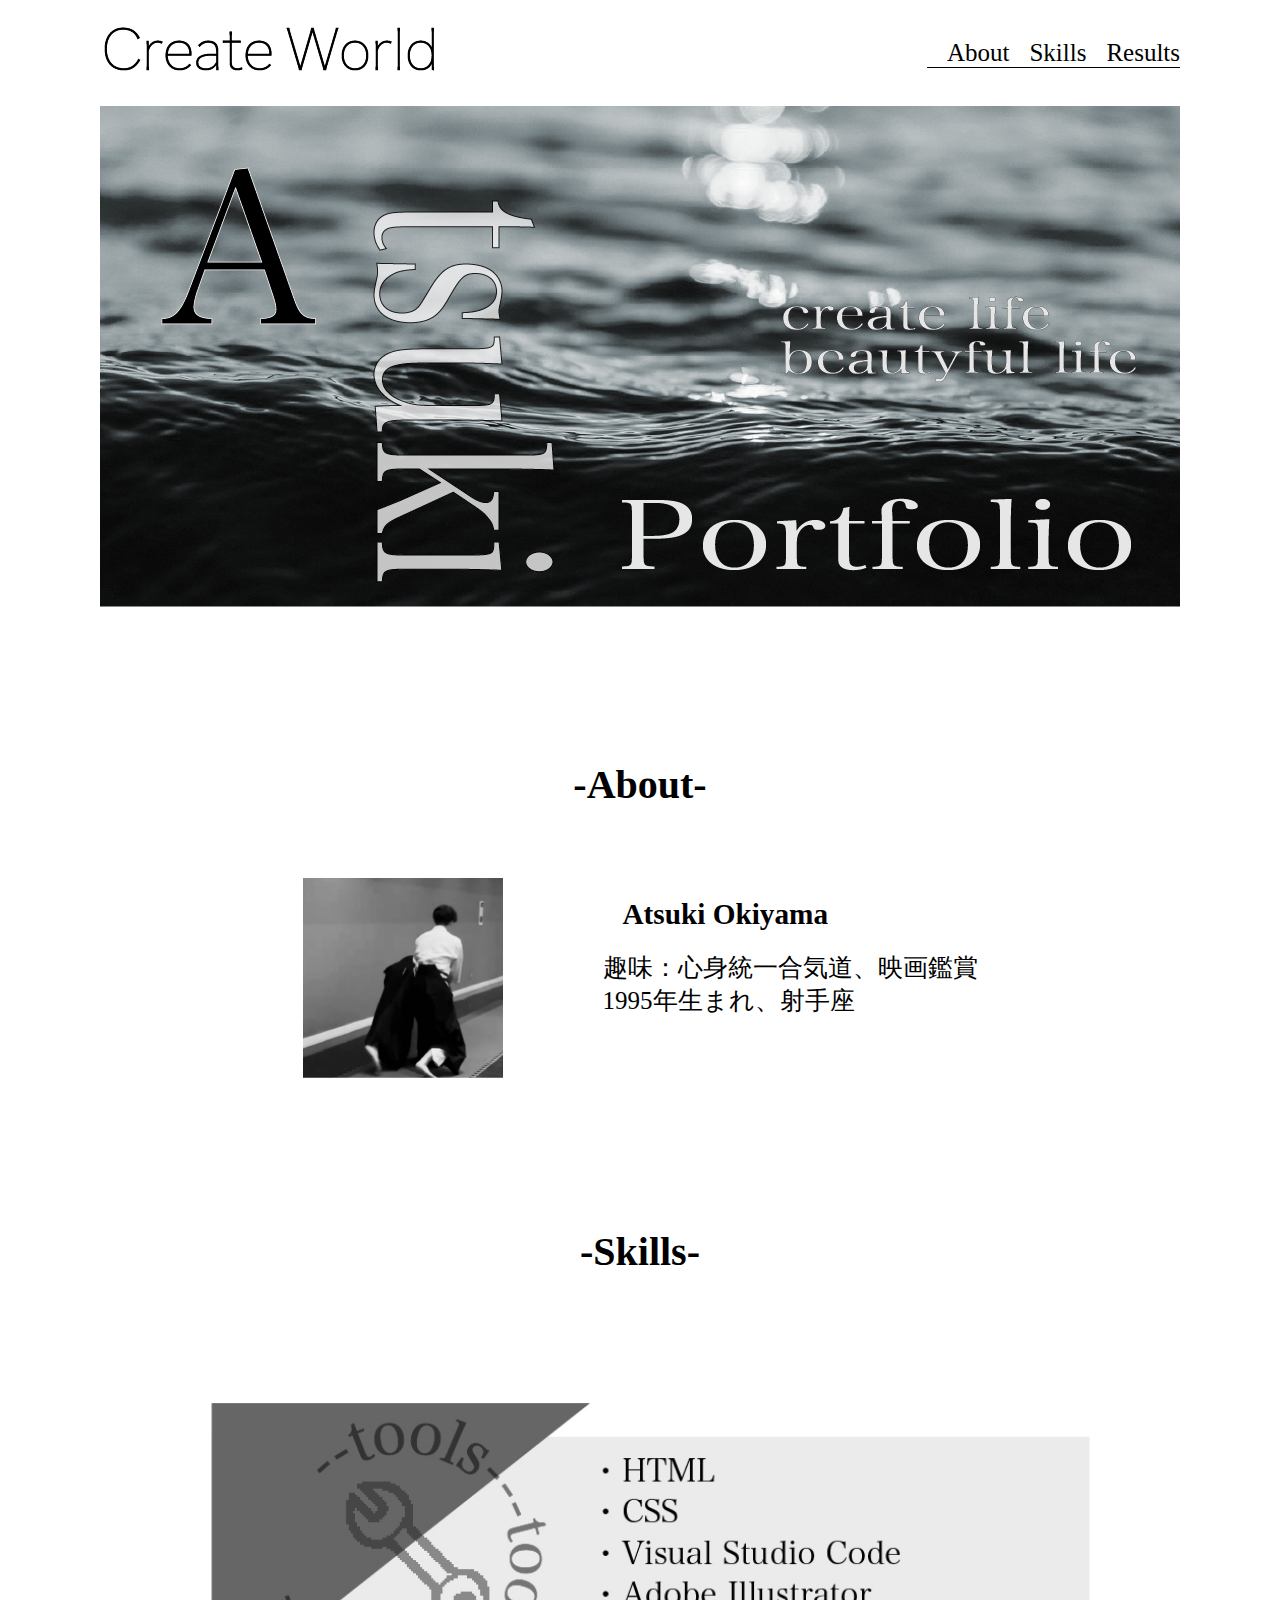
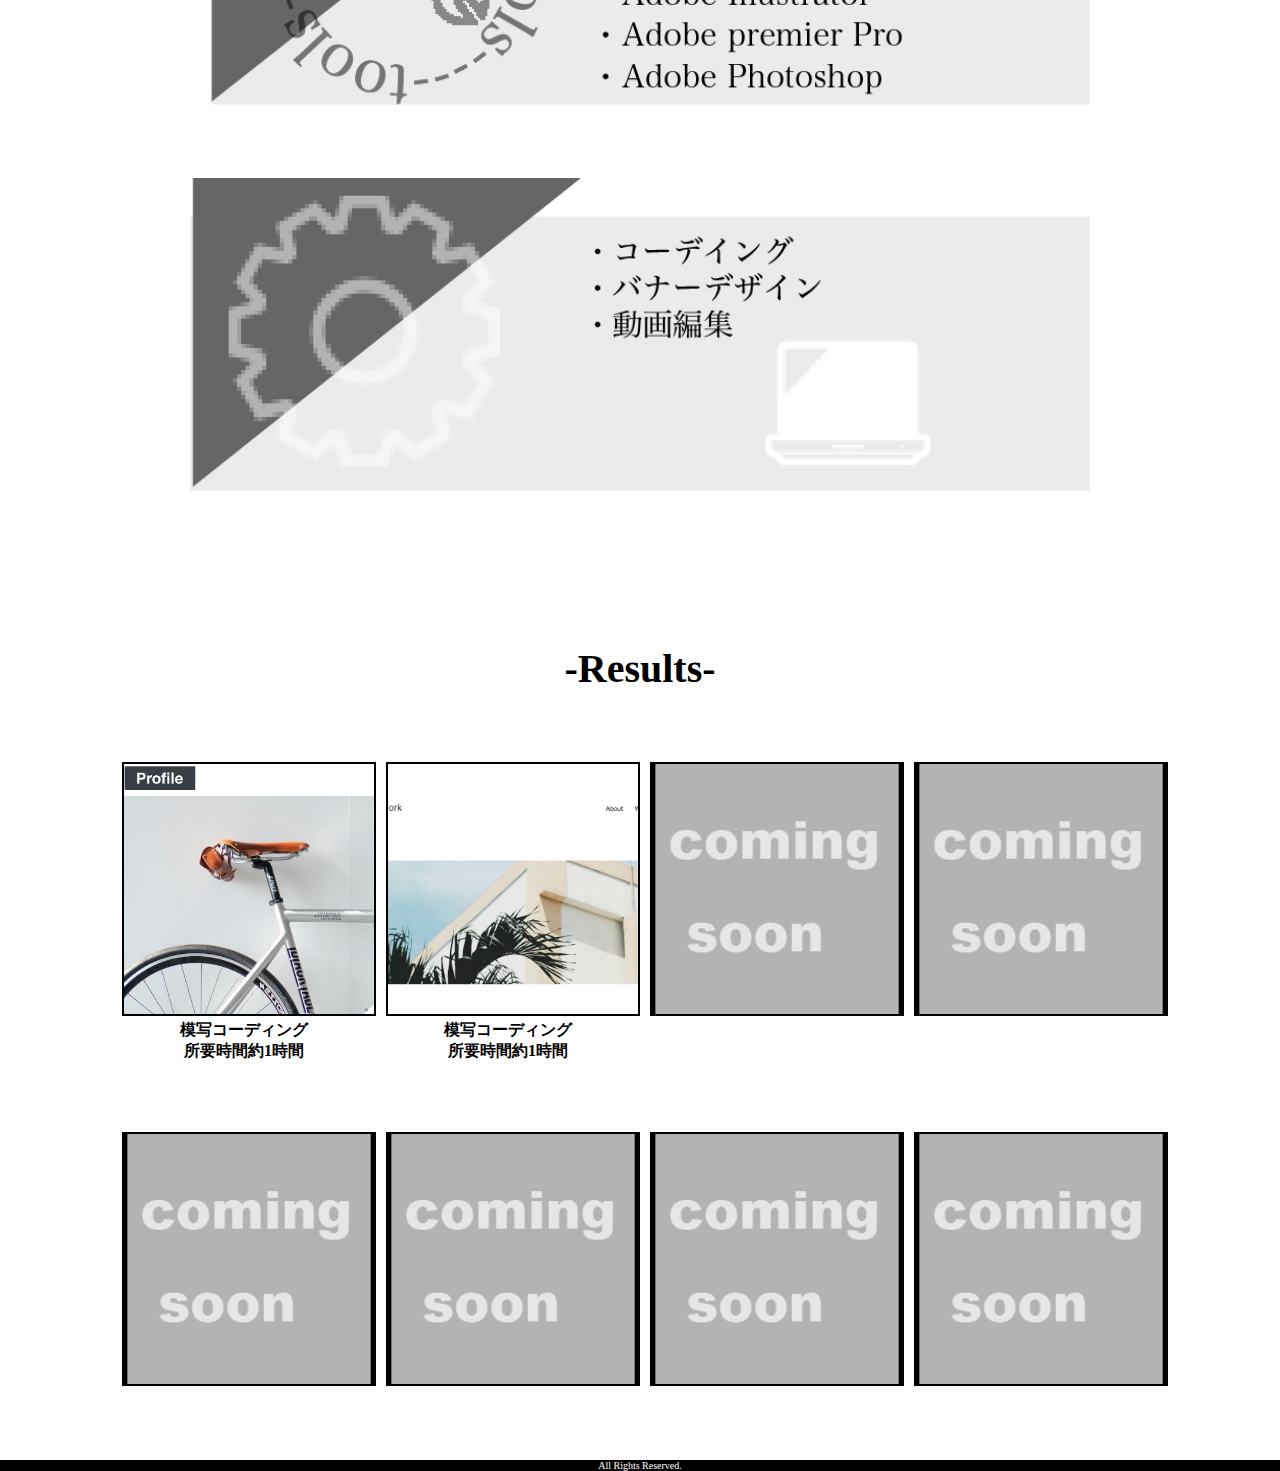
<file: portfolio/index.html>
<!DOCTYPE html>
<html lang="en">
<head>
    <meta charset="UTF-8">
    <meta name="viewport" content="width=device-width, initial-scale=1.0">
    <title>Document</title>
    <link rel="stylesheet" href="./index.css" type="text/css">
</head>
<body>
    <header id="header" class="wrapper">
        <img src="./1x/hd-title.png">
          <ul>
            <li><a href="#-About-">About</a></li>
            <li><a href="#-Skills-">Skills</a></li>
            <li><a href="#-Results-">Results</a></li>
          </ul>
    </header>

    <main id="main-wrapper" class="wrapper">
        <img src="./1x/main-visual.jpg"> 
    </main>



    <section class="wrapper" id="sec-wrapper">
        <h1 id="-About-">-About-</a></h1>

        <div class="text-wrapper">
            <img src="./1x/myself.jpg">

            <div class="p">
              <h3>Atsuki Okiyama</h3>
                    <p>趣味：心身統一合気道、映画鑑賞<br>
                       1995年生まれ、射手座
                    </p>
            </div>

        </div>

    </section>
    
    <section id="secsec-wrapper" class="wrapper">
        <h1 id="-Skills-">-Skills-</h1>
        <img src="./1x/tool.jpg">
        <img src="./1x/skills.jpg">


    </section>


   


    <section class="items-wrapper">

        <h1 id="-Results-">-Results-</h1>

        <div id="items" class="sub-wrapper" class="wrapper">
            <ul>
                <li class="items-items">
            <a href="./portfolio_items/bicycle.html">
            <img src="./portfolio_items/items_items/bicycle_/img-item01.png"> 
            </a>
            <h4>模写コーディング<br>
                <p>所要時間約1時間</p>
            </h4>
            </li>

            

                <li>
                <a href="/portfolio_items/mywork.html">
                    <img src="./my work.png">
                    </a>
                    <h4>模写コーディング<br>
                    <p>所要時間約1時間</p>
                    </h4>
                    </li>

                    <li>
                    <a href="">
                        <img src="./1x/items.jpg">
                        </a>
                        </li>

                        <li>
                            <a href="">
                                <img src="./1x/items.jpg">
                                </a>
                                </li>
            </ul>
                      
            <ul>
            <li>
            <a href="">
            <img src="./1x/items.jpg">
            </a>
            </li>
            
            <li>
            <a href="">
                <img src="./1x/items.jpg">
                </a>
                </li>
                <li>
                <a href="">
                    <img src="./1x/items.jpg">
                    </a>
                    </li>
                    
                    <li>
                    <a href="">
                        <img src="./1x/items.jpg">
                        </a>
                        </li>


                    </ul>
        

        </div>

    </section>




    <footer id="footer-p">
        <p>All Rights Reserved.</p>
    </footer>


    
    
</body>
</html>
</file>
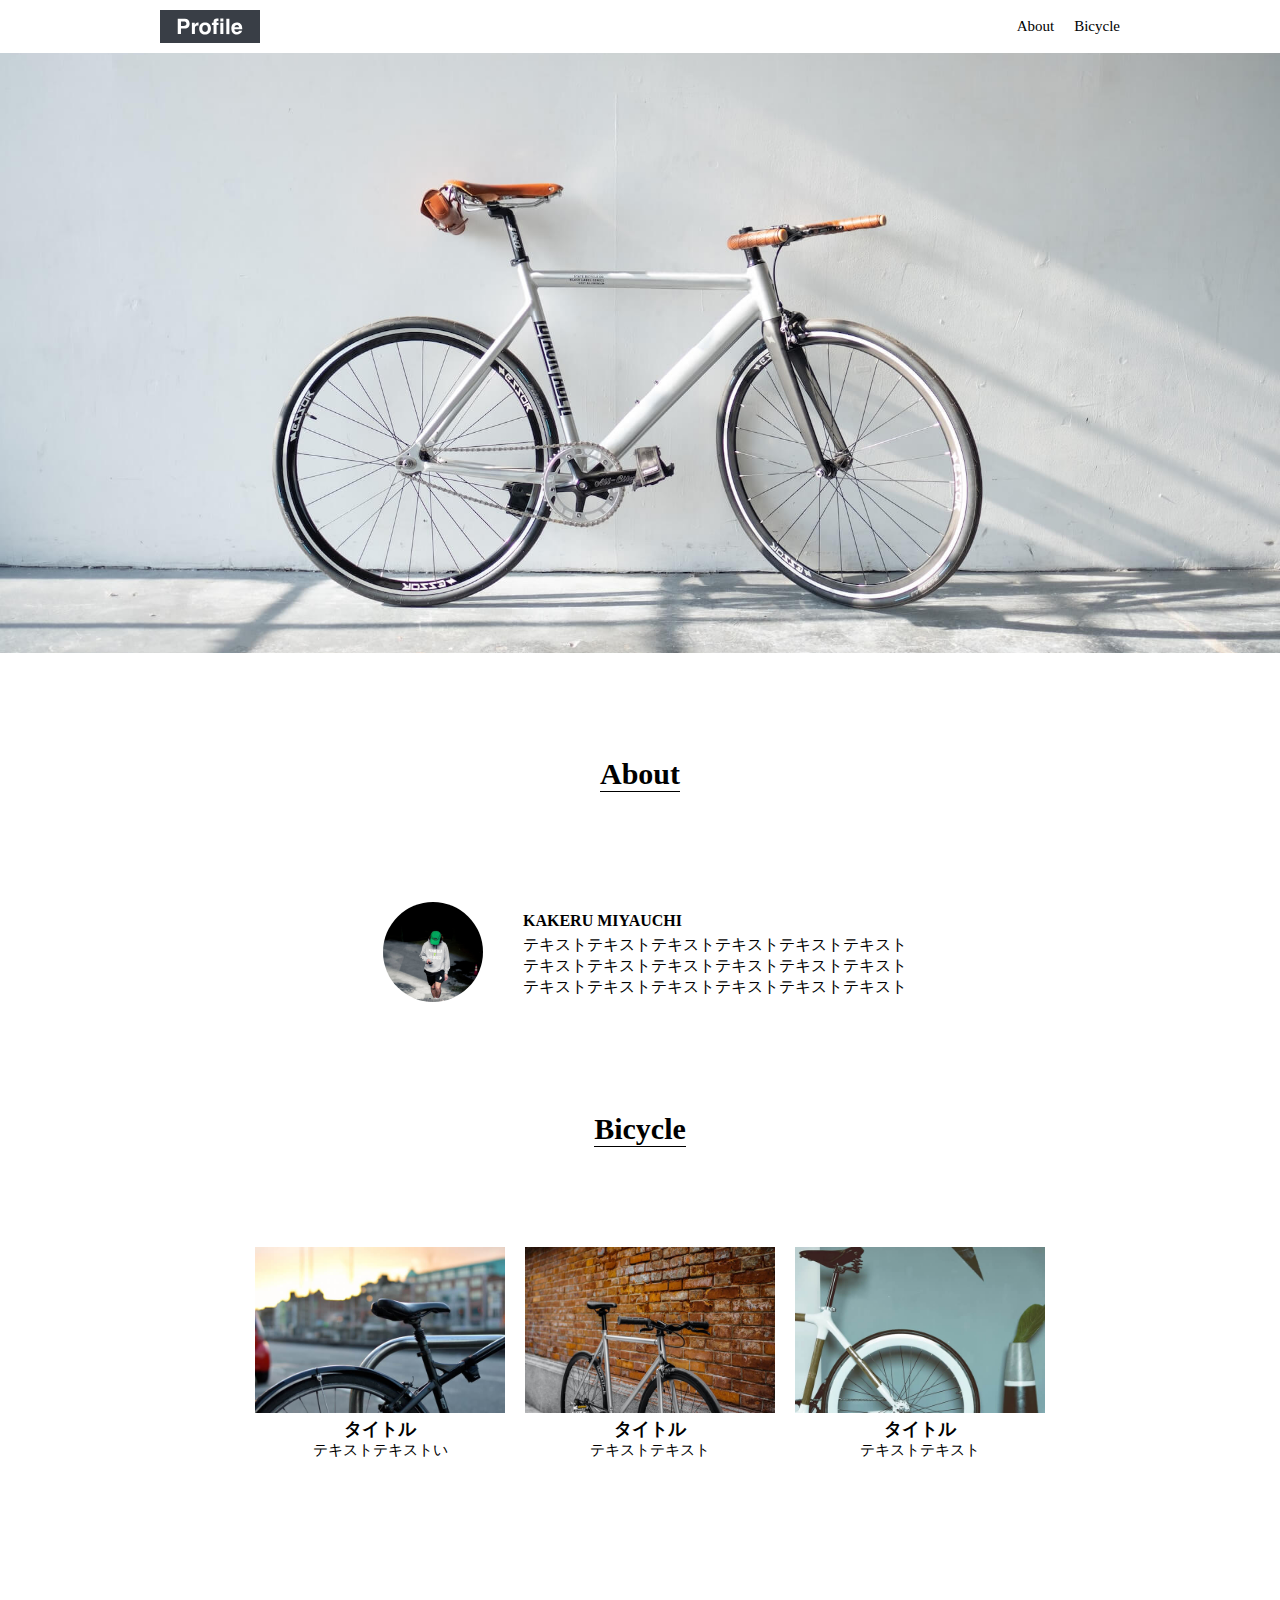
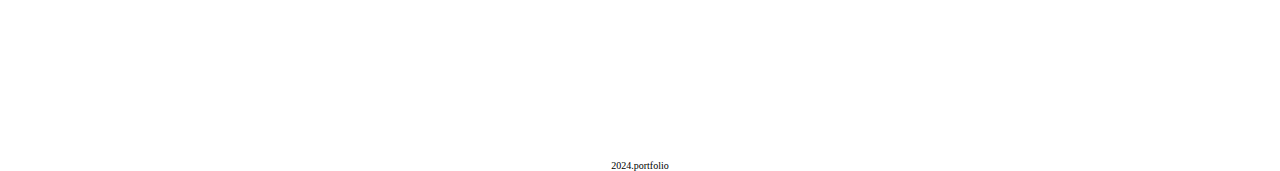
<file: portfolio/portfolio_items/bicycle.html>
<!DOCTYPE html>
<html lang="en">
<head>
    <meta charset="UTF-8">
    <meta name="viewport" content="width=device-width, initial-scale=1.0">
    <title>Copy_site_Copy</title>
    <link rel="stylesheet" href="./bicycle.css" type="text/css">
</head>
<body>

    <header class="wrapper" id="header">
        <img src="./items_items/bicycle_/logo.svg">

        <ul>
        <li><a>About</a></li>
        <li><a>Bicycle</a></li>
        </ul>

    </header>

    <main id="mainvisual">
        <img src="./items_items/bicycle_/mainvisual.jpg">
    </main>

    <section class="wrapper">
        <h1>About</h1>

         <div id="myself-visual">
            <img src="./items_items/bicycle_/about.jpg">

             <div class="p">
                <h4>KAKERU MIYAUCHI</h4>
                 <p>テキストテキストテキストテキストテキストテキスト<br>
                    テキストテキストテキストテキストテキストテキスト<br>
                    テキストテキストテキストテキストテキストテキスト<be></be>
                 </p>

              </div>
         </div>
    </section>

    <section class="wrapper" id="by-section">

        <h1>Bicycle</h1>
        <ul>
            <li>
                <img src="./items_items/bicycle_/bicycle1.jpg">
                <h3>タイトル</h3>
                <p>テキストテキストい</p>
            </li>
            <li>
                <img src="./items_items/bicycle_/bicycle2.jpg">
                <h3>タイトル</h3>
                <p>テキストテキスト</p>
            
            </li>
             <li>
                <img src="./items_items/bicycle_/bicycle3.jpg">
                <h3>タイトル</h3>
                <p>テキストテキスト</p>
            
            </li>
                    </ul>




    </section>

    <footer>
        2024.portfolio
    </footer>





    
</body>
</html>
</file>
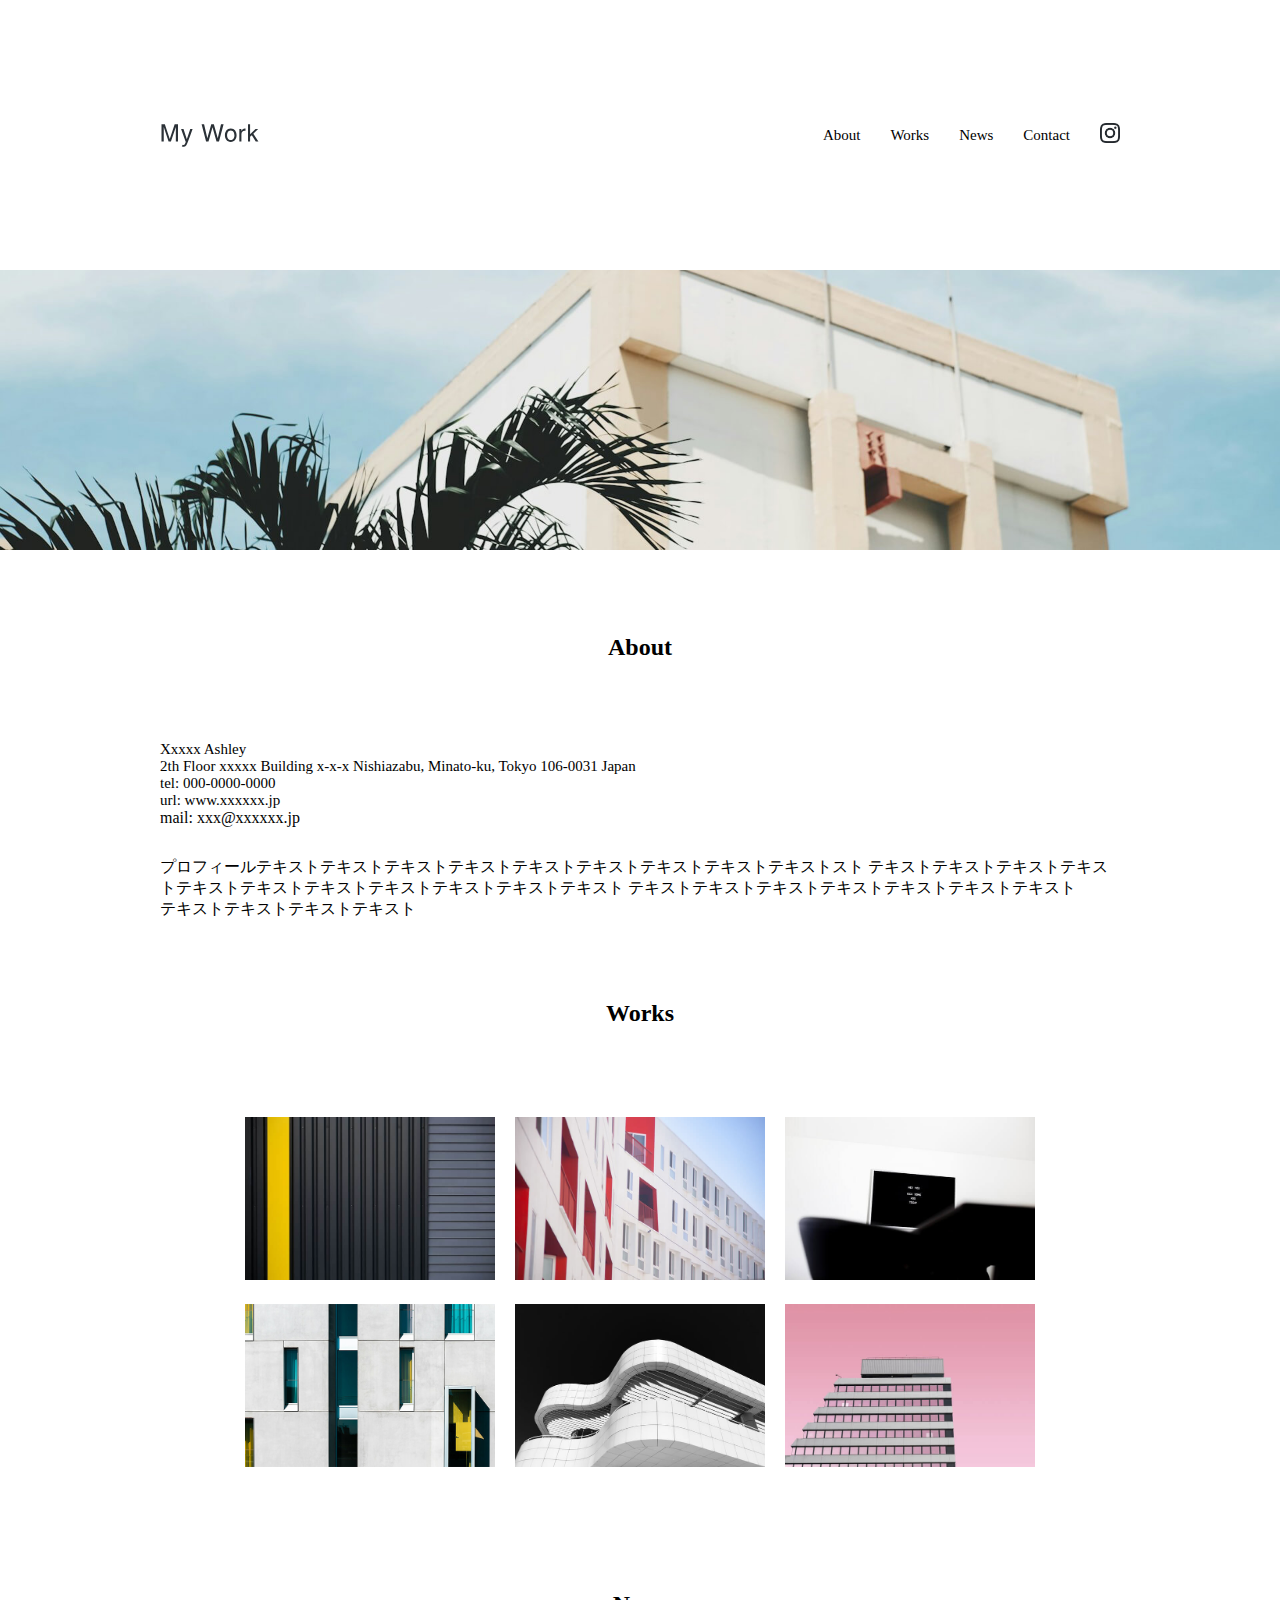
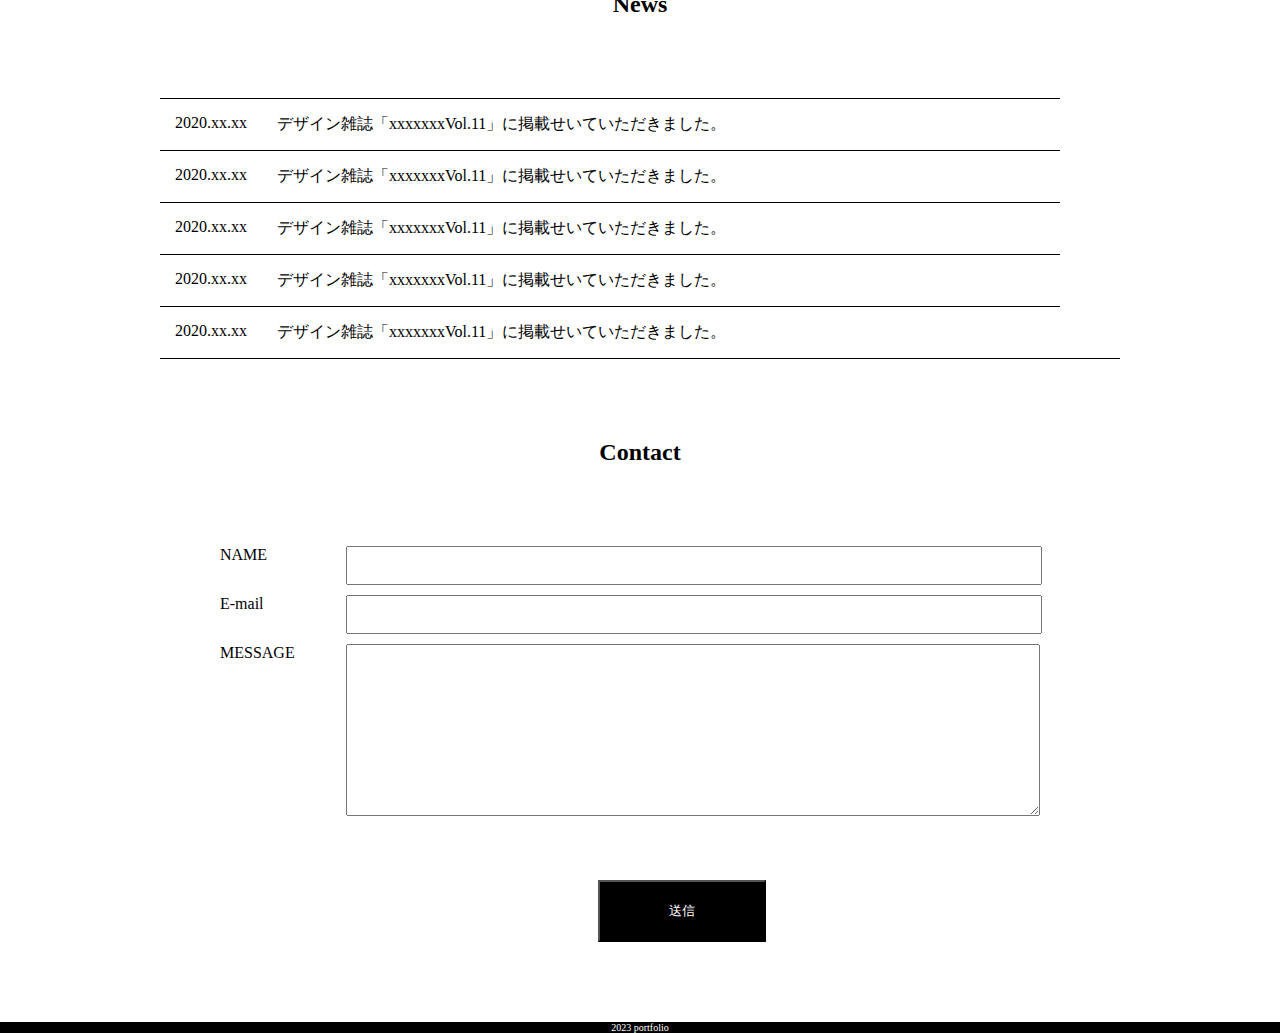
<file: portfolio/portfolio_items/mywork.html>
<!DOCTYPE html>
<html lang="en">
<head>
    <meta charset="UTF-8">
    <meta name="viewport" content="width=device-width, initial-scale=1.0">
    <title>Document</title>
    <link rel="stylesheet" href="./mywork.css" type="text/css">
</head>
<body>

    <header id="header" class="wrapper">
        <a href="index.html">
        <img src="./items_Mywork/logo.svg" alt="My work">
        </a>
    <nav>    
        <ul>
            <li><a>About</a></li>
            <li><a>Works</a></li>
            <li><a>News</a></li>
            <li><a>Contact</a></li>
            <li><a href="" target="_blank">
                <img class="icon" src="./items_Mywork/icon-instagram.png">
            </a>
            </li>
        </ul>
    </nav>

</header>

<main>
    <img src="./items_Mywork/mainvisual-pc.jpg">

</main>

<section class="wrapper" id="sec-wrapper">
    <h2>About</h2>
    <ul>
    <li>Xxxxx Ashley</li>
    <li>2th Floor xxxxx Building x-x-x Nishiazabu, Minato-ku, Tokyo 106-0031 Japan<li>
<li>tel: 000-0000-0000</li>
<li>url: www.xxxxxx.jp</li>
</li>mail: xxx@xxxxxx.jp</li>
</ul>
<p>
プロフィールテキストテキストテキストテキストテキストテキストテキストテキストテキストスト テキストテキストテキストテキストテキストテキストテキストテキストテキストテキストテキスト テキストテキストテキストテキストテキストテキストテキスト<br>
テキストテキストテキストテキスト
 </p>

</section>

<h2>Works</h2>
<section id="items-wrapper" class="wrapper">
   
    <ul>
        <li> <img src="./items_Mywork/works1.jpg"></li>
        <li> <img src="./items_Mywork/works2.jpg"></li>
        <li> <img src="./items_Mywork/works3.jpg"></li>
        <li> <img src="./items_Mywork/works4.jpg"></li>
        <li> <img src="./items_Mywork/works5.jpg"></li>
        <li> <img src="./items_Mywork/works6.jpg"></li>
    </ul>
</section>

<section class="wrapper" id="news">

    <h2>News</h2>
    <dl>
        <dt>2020.xx.xx</dt>
        <dd>デザイン雑誌「xxxxxxxVol.11」に掲載せいていただきました。</dd>
        <dt>2020.xx.xx</dt>
        <dd>デザイン雑誌「xxxxxxxVol.11」に掲載せいていただきました。</dd>
        <dt>2020.xx.xx</dt>
        <dd>デザイン雑誌「xxxxxxxVol.11」に掲載せいていただきました。</dd>
        <dt>2020.xx.xx</dt>
        <dd>デザイン雑誌「xxxxxxxVol.11」に掲載せいていただきました。</dd>
        <dt>2020.xx.xx</dt>
        <dd>デザイン雑誌「xxxxxxxVol.11」に掲載せいていただきました。</dd>
    </dl>

</section>

<section class="wrapper" id="contact">
    <h2>Contact</h2>
    <from action="#" method="post">
        <dl>
            <dt><label for="name">NAME</label></dt>
            <dd>
                <input type="text" id="name" name="your-name">
            </dd>

            <dt><label for="email">E-mail</label></dt>
            <dd>
                <input type="email" id="email" name="your-email">
            </dd>

            <dt><label for="message">MESSAGE</label></dt>
            <dd>
                <textarea type="message" name="your-name"></textarea>
            </dd>


        </dl>
    </from>

    <div class="button">
        <input type="submit" value="送信">
    </div>

</section>

<footer>2023 portfolio</footer>






   


    
</body>
</html>
</file>
<file: portfolio/index.css>
*{
    margin: 0;
    padding: 0;
}

a{
    text-decoration: none;
    color: black;
}

li{
    text-decoration: noen;
    list-style: none;

}

#header{
    display: flex;
    justify-content: space-between;
    margin: 20px auto;
}

#header ul{
    display: flex;
    justify-content: space-between;
    align-items: center;
}

#header li{
    padding-left: 20px;
    text-decoration: none;
    list-style: none;
    font-size: 25px;
    border-bottom: solid 0.1px ;
}

.wrapper{
    max-width: 1080px;
    margin: 0 auto;
    

}

#sec-wrapper img{
    width: 200px;
    height: 200px;
    object-fit: cover;
    
}

#main-wrapper img{
    margin: 0 auto;
}

h1{
    text-align: center;
    margin-top: 150px;
    margin-bottom: 70px;
    font-size: 40px;

}



.text-wrapper{
    display: flex;
    justify-content: center;
}

.p{
    padding-left: 100px;
    font-size: 25px;
}

h3{
    padding: 20px;
}

#secsec-wrapper{
    width: 100%;
    margin: 0 auto;
    max-width: 900px;

}

#secsec-wrapper img{
    width: 100%;
    margin: 0 auto;
    

}

.items{
    display: flex;
    justify-content: center;
    margin-bottom: 200px;
}

#items img{
    padding-left: 10px;
    padding-top: 20px;
    }

#items ul{
    display: flex;
    justify-content: center;
    margin-bottom: 70px;
}

#items h4{
    text-align: center;

}

#items p{
    text-align: center;
}



#items img{
    border: solid 2px black;
    padding: 0;
    margin-left: 10px;
    width: 250px;
    height: 250px;
    object-fit: cover;

}






#footer-p{
    background-color: black;
}

#footer-p p{
    color: white;
    text-align: center;
    font-size: 10px;
}






@media screen and (max-width: 600px) {
    body{
        margin: 0 auto;
        padding: 0;
        max-width: 1200px;

        #header img{
            margin-left: 30px;

        }


        #sec-wrapper{
            width: 1000px;
            margin: 0 auto;
            

            
        }

        .wrqpper{
            width: 100%;
            margin: 0 auto;
            padding-left: 40px;
        }

        #secsec-wrapper{
            width: 1000px;
            margin: 0 auto;
            padding-left: 40px;
        }

        #secsec-wrapper img{
            width: 100%;
            margin: 0 auto;
            

            

        }

        #items {
            width: 100%;
            margin: 0 auto;
        }
       


        #sec-wrapper.text-wrapper{
            margin: 0 400px;
            max-width: 400px;
            display: flex;
            justify-content: center;

           


        }

        #sec-wrapper img{
            width: 250px;
            height: 250px;
            object-fit: cover;


        }

        


        #items{
           margin-left: 40px;
           width: 100%;
        


            
        }

        #items ul{
            display: flex;
            justify-content: center;
        }

        .items-wrapper{
            width: 1000px;
            margin: 0 auto;


        }

        #item-wrapper li{
            padding: 0;
        }



        #footer-p{
            width: 1200px;
            margin: 0 auto;


        }


    }


}
</file>
<file: portfolio/portfolio_items/bicycle.css>
*{
    padding: 0;
    margin: 0;
}

.wrapper{
    max-width: 960px;
    margin: 0 auto;
    text-align: center;


}

#header img{
    width: 100px;

}

#header{
    margin-top: 10px;
    display: flex;
    justify-content: space-between;
    align-items: center;
    margin: 10px auto;
}

#header ul{
    display: flex;
    justify-content: space-between;
}


li{
    padding-left: 20px;
    text-decoration: none;
    list-style: none;
    font-size: 15px;
    
}

#mainvisual img{
    width: 100%;
    height: 600px;
    object-fit: cover;


}

#myself-visual img{
    border-radius: 100%;
    width: 100px;
    padding: 10px;

}

#myself-visual{
    display: flex;
    justify-content: center;
    align-items: center;
    
}


h1{
    text-align: center;
    border-bottom: 1px solid;
    margin: 100px auto 100px;
    display: inline-block;
    font-size: 30px;
}

.p{
    padding-left: 30px;
}

h4{
    text-align: left;
    margin: 5px auto;
}

#by-section img{
    width: 250px;
  

}

#by-section ul{
    display: flex;
    justify-content: center;
    margin-bottom: 300px;
}


footer{
    text-align: center;
    font-size: 10px;
}
</file>
<file: portfolio/portfolio_items/mywork.css>
*{
    padding: 0;
    margin: 0;
}

img{
    max-width: 100%;
}



#header{
    max-width: 960px;
    margin: 0 auto;
    height: 270px;
    align-items: center;
    display: flex;
    justify-content: space-between;
}
   



li{
    text-decoration: none;
    list-style: none;
    font-size: 15px;

}

#header img{
    width: 100px;
}


#header li img.icon{
    width: 20px;
        
}

#header ul{
    display: flex;
    justify-content: space-between;
    align-items: center;
}

#header li{
    padding-left: 30px;
    
}

.wrapper{
    padding: 0 80px;
    margin: 80px auto;
    width: 960px;

}

h2{
    text-align: center;
    margin-bottom: 80px;
}

#sec-wrapper ul{
    padding-bottom: 30px;
}

#sec-wrapper li{
    text-align: left;

}

#items-wrapper {
    display: flex;
    justify-content:center;
}

#items-wrapper img{
    width: 250px;
}

#items-wrapper ul{
    display: flex;
    justify-content: center;
    flex-wrap: wrap;
    margin-bottom: 30px;

}

#items-wrapper li{
    padding: 10px;

}



#news dl{
    display: flex;
    flex-wrap: wrap;
    border-bottom: #000 solid 0.5px;
    
}



#news dt{
    border-top: 0.5px solid #000;
    padding: 15px;
}

#news dd{
    border-top: solid 0.5px black;
    width: 80%;
    padding: 15px;
}

#contact{
    max-width: 840px;
}

#contact dl{
    display: flex;
    flex-wrap: wrap;
    
}



#contact dt{
    width: 15%;
  
}

#contact dd{
    width: 80%;
}

#contact dd input{
    width: 100%;
    padding: 10px;
    margin-bottom: 10px;
}

#contact input{
    width: 100%;
}

#contact dd textarea{
    width: 100%;
    height: 150px;
    padding: 10px;


}

.button{
    width: 10%;
    margin: 0 auto;
    padding-top: 60px;
}

#contact .button input{
    width: 200%;
    color:white;
    background-color: black;
    padding: 20px 0;
}

footer{
    background-color: black;
    color: white;
    text-align: center;
    font-size: 10px;
}
</file>
